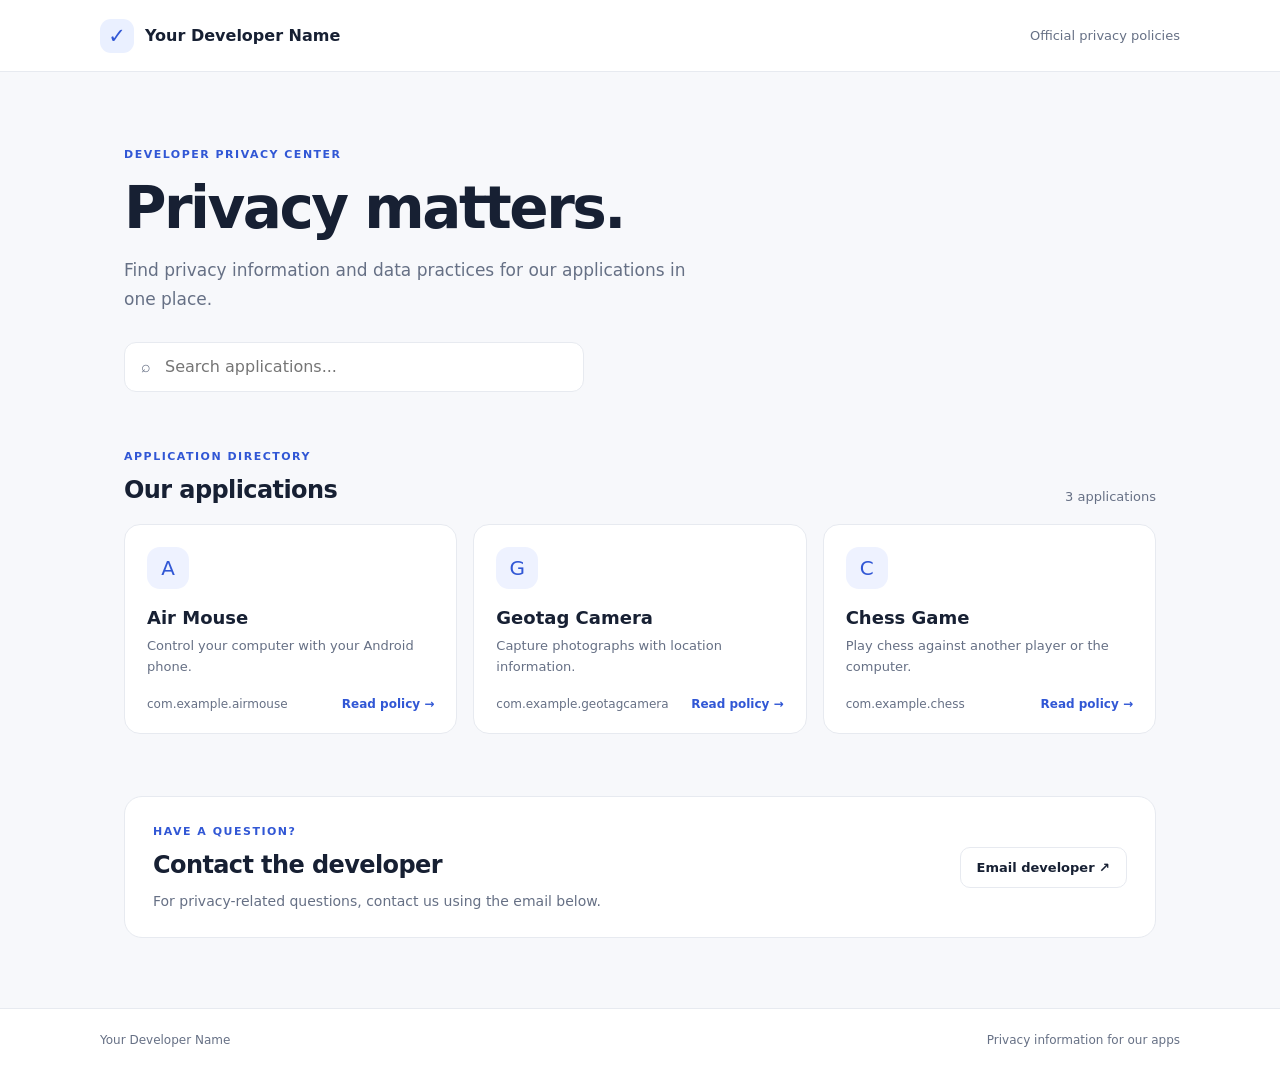
<file: index.html>
<!doctype html>
<html lang="en">
<head>
  <meta charset="utf-8">
  <meta name="viewport" content="width=device-width, initial-scale=1">
  <meta name="description" content="Privacy policies for our applications.">
  <title>Privacy Center</title>
  <link rel="stylesheet" href="assets/style.css">
</head>
<body>
  <header class="topbar">
    <a class="brand" href="./"><span class="brand-icon">✓</span><span id="brandName">Privacy Center</span></a>
    <span class="top-note">Official privacy policies</span>
  </header>
  <main class="container">
    <section class="hero">
      <p class="eyebrow">DEVELOPER PRIVACY CENTER</p>
      <h1>Privacy matters.</h1>
      <p class="hero-copy">Find privacy information and data practices for our applications in one place.</p>
      <div class="search-wrap"><span>⌕</span><input id="search" type="search" placeholder="Search applications..." aria-label="Search applications"></div>
    </section>
    <section class="section-head">
      <div><p class="eyebrow">APPLICATION DIRECTORY</p><h2>Our applications</h2></div>
      <span class="count" id="appCount">Loading…</span>
    </section>
    <section class="app-grid" id="appGrid" aria-live="polite"></section>
    <section class="contact-panel">
      <div><p class="eyebrow">HAVE A QUESTION?</p><h2>Contact the developer</h2><p>For privacy-related questions, contact us using the email below.</p></div>
      <a id="contactEmail" class="button secondary" href="mailto:your-email@example.com">Email developer ↗</a>
    </section>
  </main>
  <footer><span id="footerName">Privacy Center</span><span>Privacy information for our apps</span></footer>
  <script src="assets/app.js"></script>
</body>
</html>
</file>
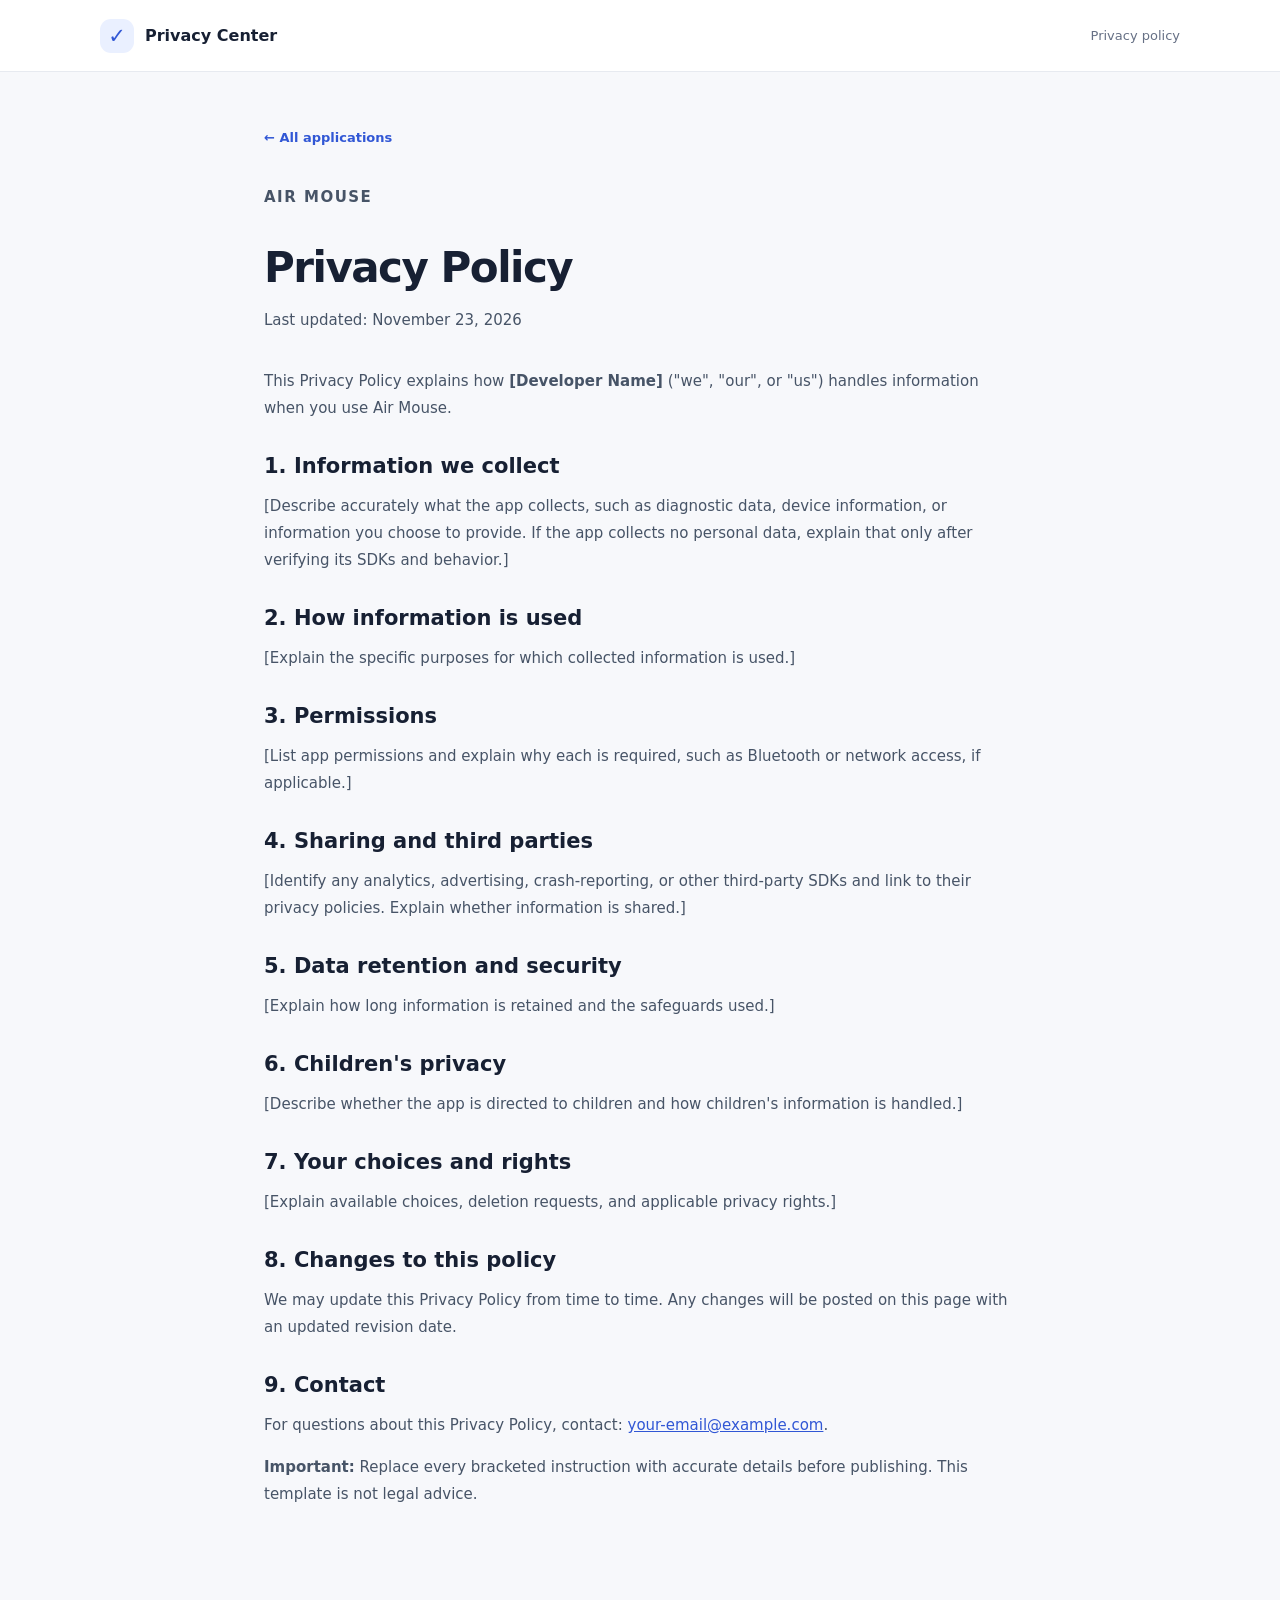
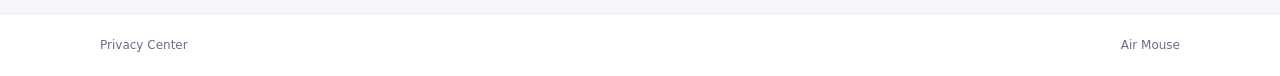
<file: policies/air-mouse/index.html>
<!doctype html>
<html lang="en"><head><meta charset="utf-8"><meta name="viewport" content="width=device-width, initial-scale=1"><title>Air Mouse – Privacy Policy</title><link rel="stylesheet" href="../../assets/style.css"></head>
<body><header class="topbar"><a class="brand" href="../../"><span class="brand-icon">✓</span>Privacy Center</a><span class="top-note">Privacy policy</span></header>
<main class="policy"><a class="back" href="../../">← All applications</a><p class="eyebrow" style="margin-top:38px">AIR MOUSE</p><h1>Privacy Policy</h1><p class="updated">Last updated: November 23, 2026</p>
<p>This Privacy Policy explains how <strong>[Developer Name]</strong> ("we", "our", or "us") handles information when you use Air Mouse.</p>
<h2>1. Information we collect</h2><p>[Describe accurately what the app collects, such as diagnostic data, device information, or information you choose to provide. If the app collects no personal data, explain that only after verifying its SDKs and behavior.]</p>
<h2>2. How information is used</h2><p>[Explain the specific purposes for which collected information is used.]</p>
<h2>3. Permissions</h2><p>[List app permissions and explain why each is required, such as Bluetooth or network access, if applicable.]</p>
<h2>4. Sharing and third parties</h2><p>[Identify any analytics, advertising, crash-reporting, or other third-party SDKs and link to their privacy policies. Explain whether information is shared.]</p>
<h2>5. Data retention and security</h2><p>[Explain how long information is retained and the safeguards used.]</p>
<h2>6. Children's privacy</h2><p>[Describe whether the app is directed to children and how children's information is handled.]</p>
<h2>7. Your choices and rights</h2><p>[Explain available choices, deletion requests, and applicable privacy rights.]</p>
<h2>8. Changes to this policy</h2><p>We may update this Privacy Policy from time to time. Any changes will be posted on this page with an updated revision date.</p>
<h2>9. Contact</h2><p>For questions about this Privacy Policy, contact: <a href="mailto:your-email@example.com">your-email@example.com</a>.</p>
<p><strong>Important:</strong> Replace every bracketed instruction with accurate details before publishing. This template is not legal advice.</p></main><footer><span>Privacy Center</span><span>Air Mouse</span></footer></body></html>
</file>
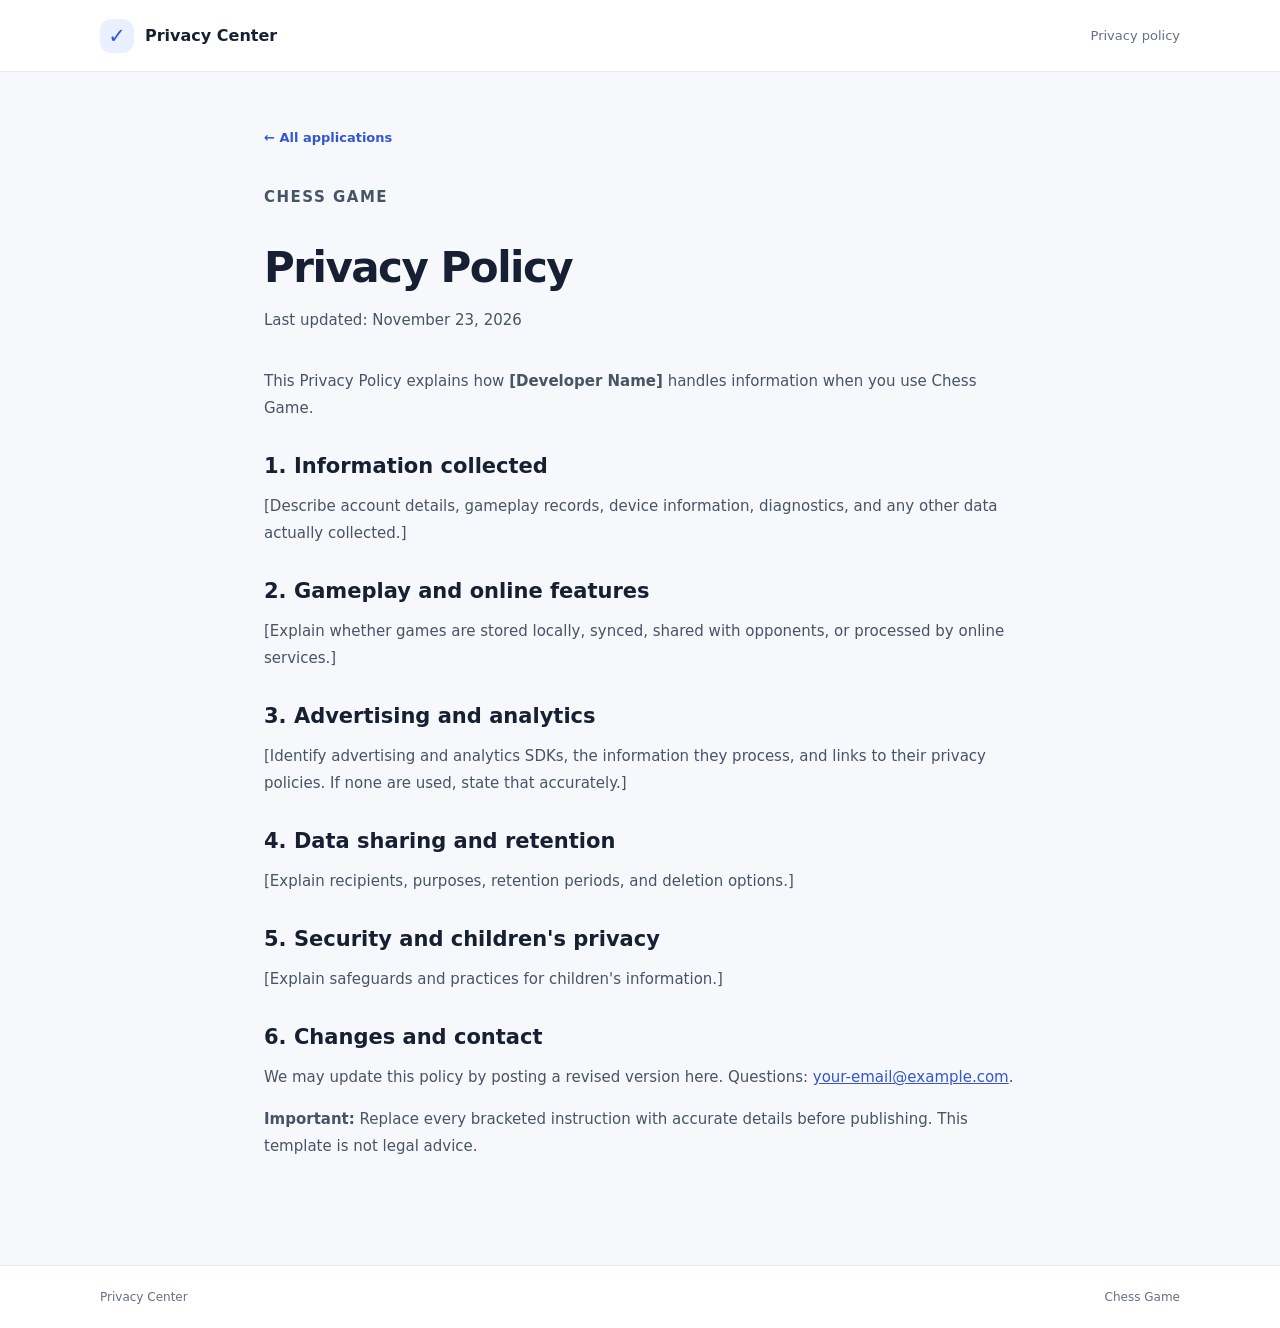
<file: policies/chess-game/index.html>
<!doctype html>
<html lang="en"><head><meta charset="utf-8"><meta name="viewport" content="width=device-width, initial-scale=1"><title>Chess Game – Privacy Policy</title><link rel="stylesheet" href="../../assets/style.css"></head>
<body><header class="topbar"><a class="brand" href="../../"><span class="brand-icon">✓</span>Privacy Center</a><span class="top-note">Privacy policy</span></header>
<main class="policy"><a class="back" href="../../">← All applications</a><p class="eyebrow" style="margin-top:38px">CHESS GAME</p><h1>Privacy Policy</h1><p class="updated">Last updated: November 23, 2026</p>
<p>This Privacy Policy explains how <strong>[Developer Name]</strong> handles information when you use Chess Game.</p>
<h2>1. Information collected</h2><p>[Describe account details, gameplay records, device information, diagnostics, and any other data actually collected.]</p>
<h2>2. Gameplay and online features</h2><p>[Explain whether games are stored locally, synced, shared with opponents, or processed by online services.]</p>
<h2>3. Advertising and analytics</h2><p>[Identify advertising and analytics SDKs, the information they process, and links to their privacy policies. If none are used, state that accurately.]</p>
<h2>4. Data sharing and retention</h2><p>[Explain recipients, purposes, retention periods, and deletion options.]</p>
<h2>5. Security and children's privacy</h2><p>[Explain safeguards and practices for children's information.]</p>
<h2>6. Changes and contact</h2><p>We may update this policy by posting a revised version here. Questions: <a href="mailto:your-email@example.com">your-email@example.com</a>.</p>
<p><strong>Important:</strong> Replace every bracketed instruction with accurate details before publishing. This template is not legal advice.</p></main><footer><span>Privacy Center</span><span>Chess Game</span></footer></body></html>
</file>
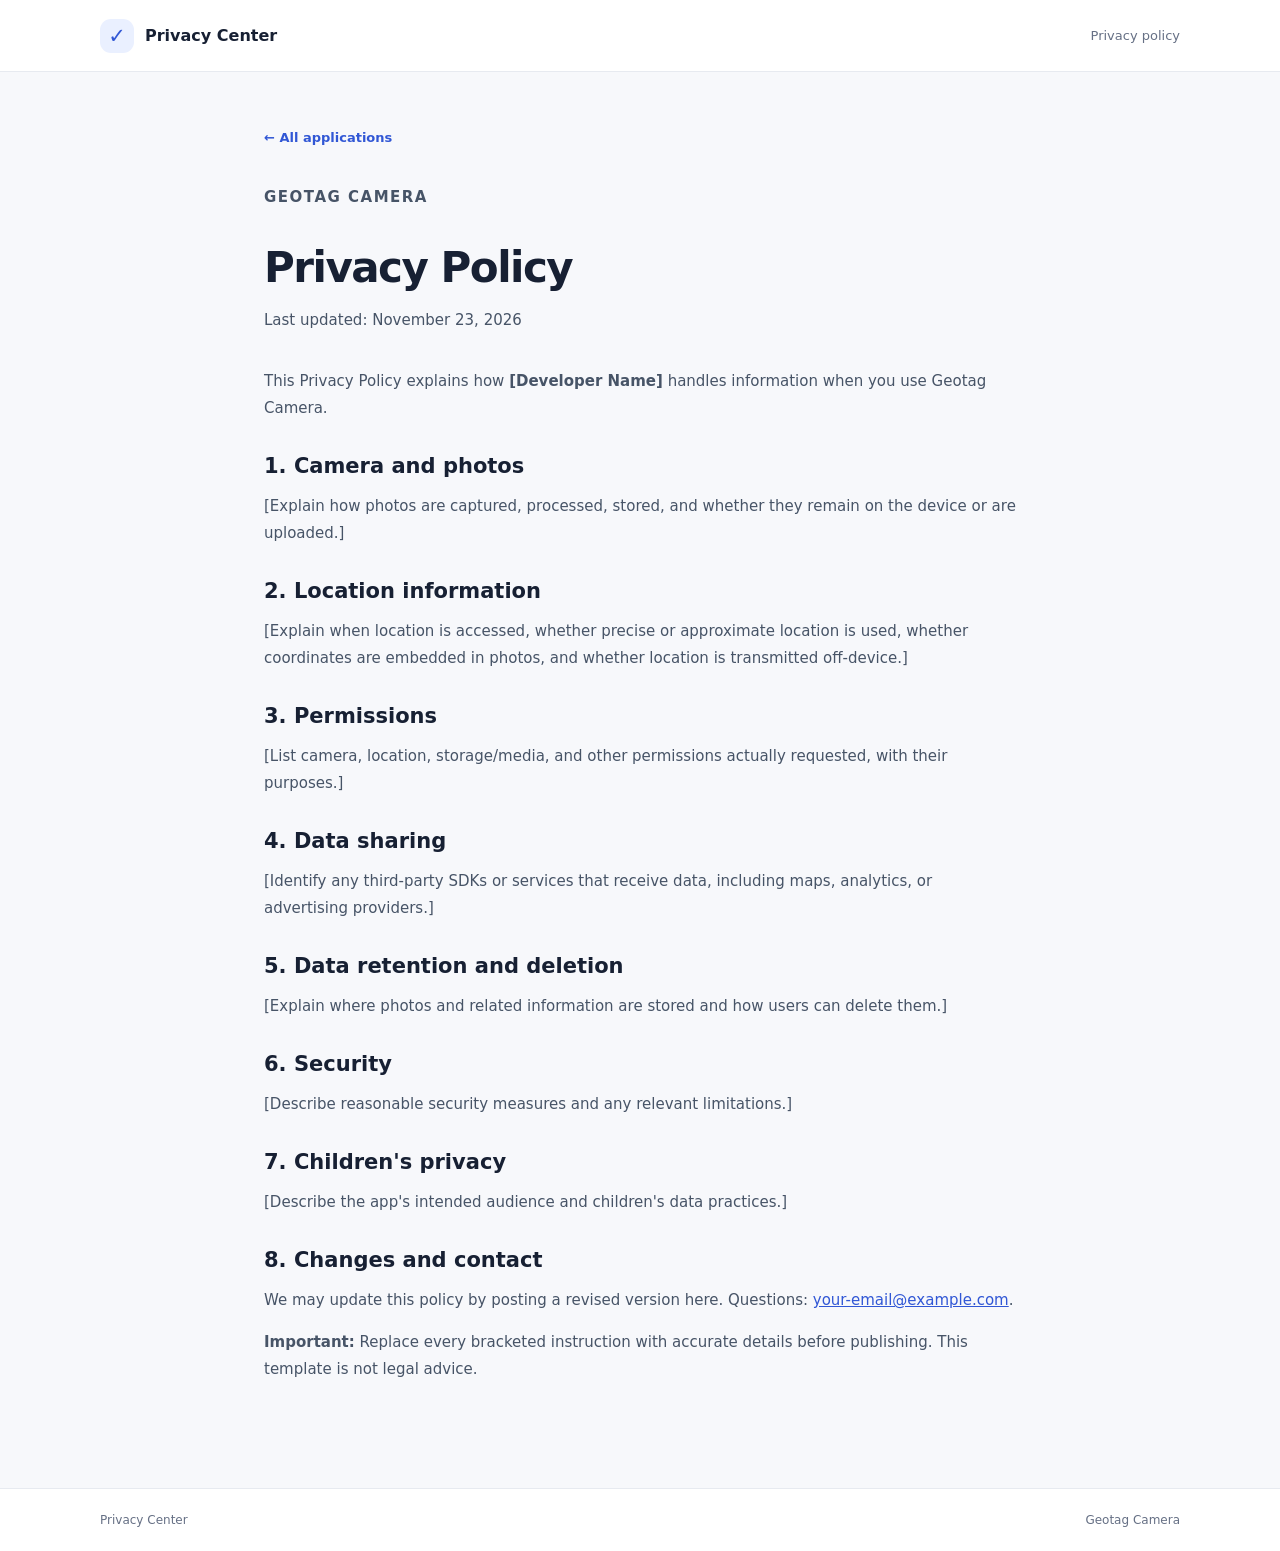
<file: policies/geotag-camera/index.html>
<!doctype html>
<html lang="en"><head><meta charset="utf-8"><meta name="viewport" content="width=device-width, initial-scale=1"><title>Geotag Camera – Privacy Policy</title><link rel="stylesheet" href="../../assets/style.css"></head>
<body><header class="topbar"><a class="brand" href="../../"><span class="brand-icon">✓</span>Privacy Center</a><span class="top-note">Privacy policy</span></header>
<main class="policy"><a class="back" href="../../">← All applications</a><p class="eyebrow" style="margin-top:38px">GEOTAG CAMERA</p><h1>Privacy Policy</h1><p class="updated">Last updated: November 23, 2026</p>
<p>This Privacy Policy explains how <strong>[Developer Name]</strong> handles information when you use Geotag Camera.</p>
<h2>1. Camera and photos</h2><p>[Explain how photos are captured, processed, stored, and whether they remain on the device or are uploaded.]</p>
<h2>2. Location information</h2><p>[Explain when location is accessed, whether precise or approximate location is used, whether coordinates are embedded in photos, and whether location is transmitted off-device.]</p>
<h2>3. Permissions</h2><p>[List camera, location, storage/media, and other permissions actually requested, with their purposes.]</p>
<h2>4. Data sharing</h2><p>[Identify any third-party SDKs or services that receive data, including maps, analytics, or advertising providers.]</p>
<h2>5. Data retention and deletion</h2><p>[Explain where photos and related information are stored and how users can delete them.]</p>
<h2>6. Security</h2><p>[Describe reasonable security measures and any relevant limitations.]</p>
<h2>7. Children's privacy</h2><p>[Describe the app's intended audience and children's data practices.]</p>
<h2>8. Changes and contact</h2><p>We may update this policy by posting a revised version here. Questions: <a href="mailto:your-email@example.com">your-email@example.com</a>.</p>
<p><strong>Important:</strong> Replace every bracketed instruction with accurate details before publishing. This template is not legal advice.</p></main><footer><span>Privacy Center</span><span>Geotag Camera</span></footer></body></html>
</file>
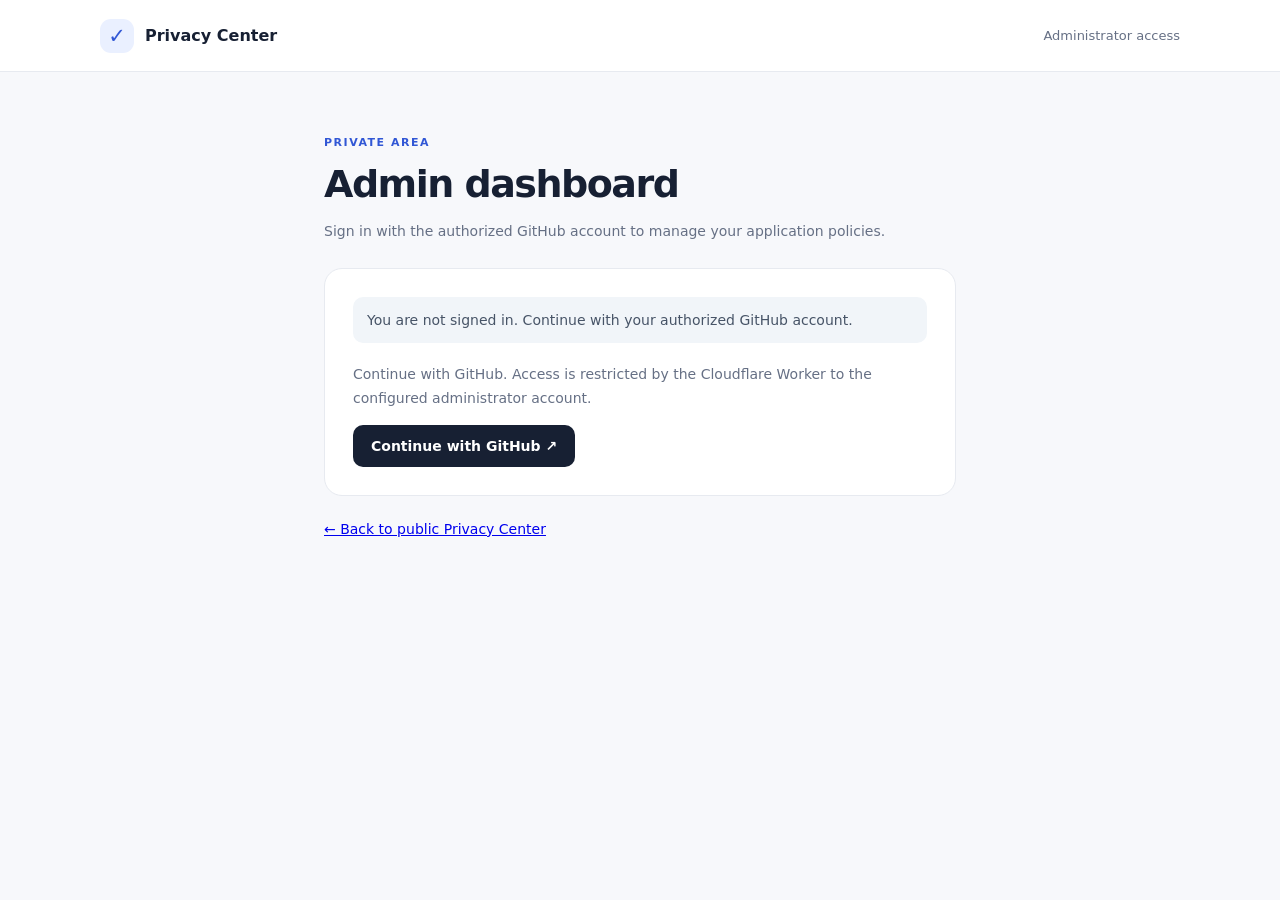
<file: admin.html>
<!doctype html>
<html lang="en"><head><meta charset="utf-8"><meta name="viewport" content="width=device-width, initial-scale=1"><title>Admin Login – Privacy Center</title><link rel="stylesheet" href="assets/style.css">
<style>
.admin-wrap{max-width:680px;margin:0 auto;padding:64px 24px 100px}.admin-card{background:#fff;border:1px solid var(--line);border-radius:18px;padding:28px;margin-top:24px}.status{padding:12px 14px;border-radius:10px;background:#f1f5f9;color:#475467;font-size:14px;line-height:1.6}.status.error{background:#fff1f0;color:#b42318}.status.good{background:#ecfdf3;color:#027a48}.primary-btn{display:inline-flex;align-items:center;justify-content:center;gap:9px;background:#172033;color:#fff;border:0;border-radius:10px;padding:13px 18px;font:inherit;font-size:14px;font-weight:700;text-decoration:none;cursor:pointer}.muted{color:var(--muted);font-size:14px;line-height:1.7}.hidden{display:none!important}
</style></head>
<body><header class="topbar"><a class="brand" href="./"><span class="brand-icon">✓</span>Privacy Center</a><span class="top-note">Administrator access</span></header>
<main class="admin-wrap"><p class="eyebrow">PRIVATE AREA</p><h1 style="font-size:38px;letter-spacing:-1.5px;margin:0">Admin dashboard</h1><p class="muted">Sign in with the authorized GitHub account to manage your application policies.</p>
<section class="admin-card"><div id="status" class="status" role="status">Checking your sign-in status…</div>
<div id="loginArea" class="hidden" style="margin-top:20px"><p class="muted">Continue with GitHub. Access is restricted by the Cloudflare Worker to the configured administrator account.</p><a class="primary-btn" href="https://privacy-center-api.dhananjayru74.workers.dev/auth/github">Continue with GitHub ↗</a></div>
<div id="accountArea" class="hidden" style="margin-top:20px"><h2 style="margin:0 0 8px;font-size:21px">You're signed in</h2><p id="accountName" class="muted"></p><p class="muted">Authentication is connected. Policy editing and publishing will be added next.</p><button id="logout" class="primary-btn" type="button">Sign out</button></div></section>
<p class="muted" style="margin-top:22px"><a href="./">← Back to public Privacy Center</a></p></main><script src="assets/admin.js"></script></body></html>
</file>
<file: assets/style.css>
:root{color-scheme:light;--ink:#172033;--muted:#667085;--line:#e7eaf0;--bg:#f7f8fb;--accent:#3157d5;--card:#fff}
*{box-sizing:border-box}body{margin:0;background:var(--bg);color:var(--ink);font-family:Inter,ui-sans-serif,system-ui,-apple-system,"Segoe UI",sans-serif}
.topbar{height:72px;background:#fff;border-bottom:1px solid var(--line);display:flex;align-items:center;justify-content:space-between;padding:0 max(24px,calc((100% - 1080px)/2))}
.brand{display:flex;gap:11px;align-items:center;text-decoration:none;color:var(--ink);font-weight:750}.brand-icon{display:grid;place-items:center;width:34px;height:34px;border-radius:11px;background:#eaf0ff;color:var(--accent);font-size:21px}.top-note,.count{font-size:13px;color:var(--muted)}
.container{max-width:1080px;margin:0 auto;padding:0 24px}.hero{padding:76px 0 58px}.eyebrow{font-size:11px;letter-spacing:1.5px;font-weight:800;color:var(--accent);margin:0 0 13px}.hero h1{font-size:clamp(38px,6vw,58px);letter-spacing:-2.5px;margin:0 0 14px}.hero-copy{font-size:17px;color:var(--muted);max-width:590px;line-height:1.7;margin:0 0 28px}
.search-wrap{display:flex;align-items:center;gap:12px;background:#fff;border:1px solid var(--line);border-radius:12px;padding:0 16px;max-width:460px;height:50px;color:var(--muted)}.search-wrap input{border:0;outline:0;width:100%;font:inherit;color:var(--ink);background:transparent}
.section-head{display:flex;align-items:end;justify-content:space-between;margin-bottom:20px}.section-head h2,.contact-panel h2{font-size:24px;letter-spacing:-.6px;margin:0}.app-grid{display:grid;grid-template-columns:repeat(3,minmax(0,1fr));gap:16px}
.app-card{background:var(--card);border:1px solid var(--line);border-radius:16px;padding:22px;min-height:210px;display:flex;flex-direction:column;transition:transform .18s,border-color .18s}.app-card:hover{transform:translateY(-3px);border-color:#c6d2fb}.app-icon{width:42px;height:42px;border-radius:13px;background:#eef2ff;color:var(--accent);display:grid;place-items:center;font-size:20px;margin-bottom:18px}.app-card h3{margin:0 0 8px;font-size:18px}.app-card p{margin:0;color:var(--muted);font-size:13px;line-height:1.6}.app-meta{margin-top:auto;padding-top:20px;display:flex;justify-content:space-between;align-items:center;font-size:12px;color:var(--muted)}.app-meta a{font-weight:700;color:var(--accent);text-decoration:none}.app-meta a:hover{text-decoration:underline}
.empty{grid-column:1/-1;padding:35px;text-align:center;color:var(--muted);background:#fff;border:1px dashed var(--line);border-radius:14px}.contact-panel{margin:62px 0 70px;padding:28px;border:1px solid var(--line);border-radius:18px;background:#fff;display:flex;justify-content:space-between;align-items:center;gap:24px}.contact-panel p:not(.eyebrow){color:var(--muted);font-size:14px;margin-bottom:0}.button{padding:12px 16px;border-radius:10px;text-decoration:none;font-size:13px;font-weight:700;white-space:nowrap}.secondary{border:1px solid var(--line);color:var(--ink)}footer{border-top:1px solid var(--line);padding:24px max(24px,calc((100% - 1080px)/2));display:flex;justify-content:space-between;color:var(--muted);font-size:12px;background:#fff}
.policy{max-width:800px;margin:0 auto;padding:55px 24px 90px}.back{color:var(--accent);text-decoration:none;font-size:13px;font-weight:700}.policy h1{font-size:42px;letter-spacing:-1.5px;margin:32px 0 8px}.updated{color:var(--muted);font-size:13px;margin-bottom:34px}.policy h2{font-size:21px;margin:32px 0 10px}.policy p,.policy li{color:#475467;line-height:1.8;font-size:15px}.policy a{color:var(--accent)}
@media(max-width:760px){.app-grid{grid-template-columns:1fr}.hero{padding:55px 0 42px}.contact-panel{align-items:flex-start;flex-direction:column}.top-note{display:none}footer{gap:10px;flex-direction:column}}
</file>
